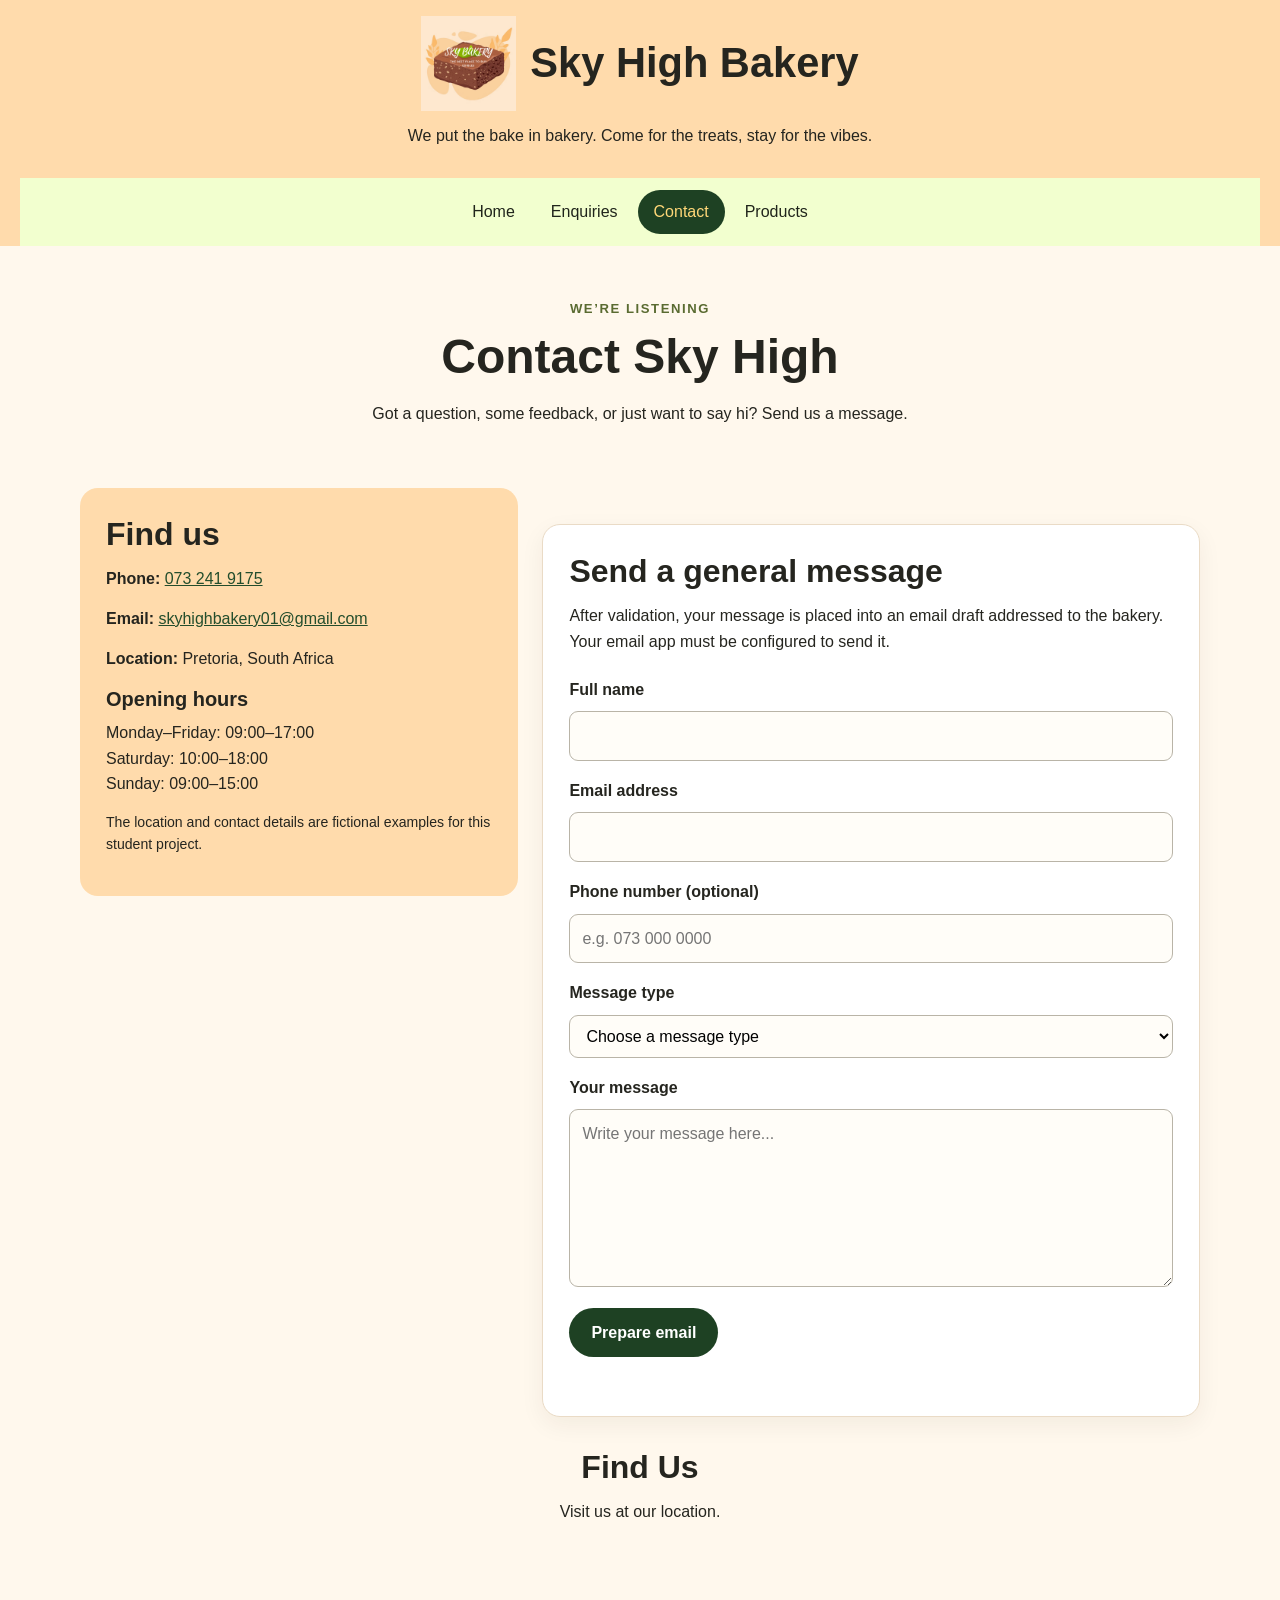
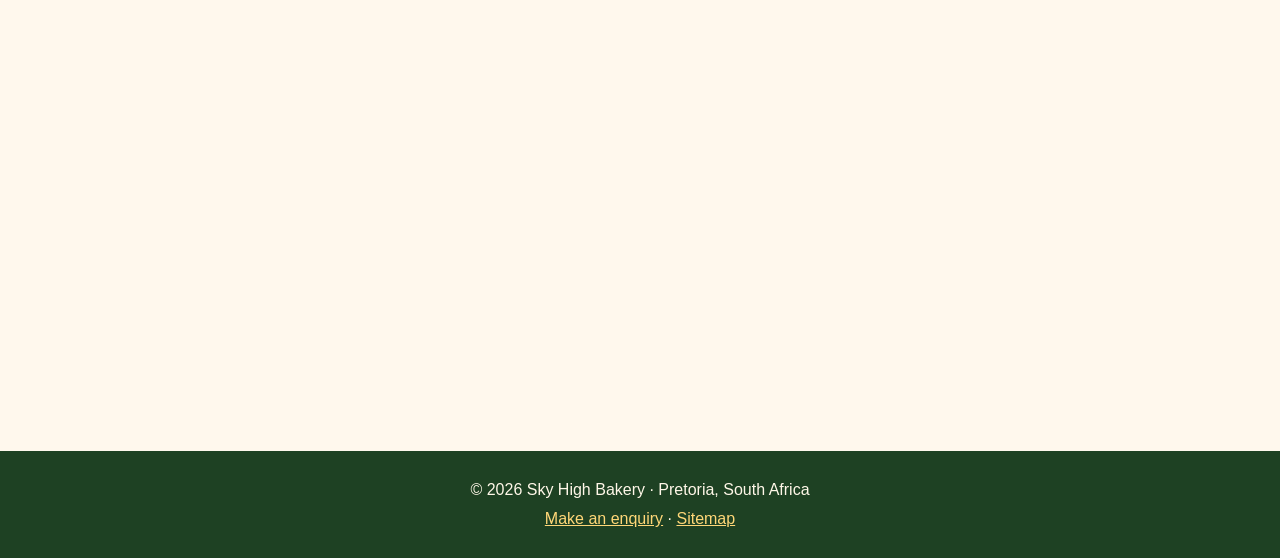
<file: contact.html>
<!DOCTYPE html>
<html lang="en">

<head>
    <meta charset="UTF-8">
    <meta name="viewport" content="width=device-width, initial-scale=1.0">
    <meta name="description"
        content="Contact Sky High Bakery in Pretoria with a general message, question or feedback.">
    <meta name="keywords" content="contact Sky High Bakery, Pretoria bakery contact, bakery feedback">
    <meta name="author" content="Sky High Bakery">
    <title>Contact | Sky High Bakery</title>
    <link rel="stylesheet" href="css/myfirststyle.css">
    <script src="js_assets/main.js" defer></script>
</head>

<body>
    <header class="site-header"><a class="brand" href="index.html"><img src="_images/Welcome to (1).png"
                alt="Sky High Bakery logo"><span>Sky High Bakery</span></a>
        <p class="tagline">We put the bake in bakery. Come for the treats, stay for the vibes.</p>
        <nav aria-label="Main navigation">
            <ul>
                <li><a href="index.html">Home</a></li>
                <li><a href="enquires.html">Enquiries</a></li>
                <li><a aria-current="page" href="contact.html">Contact</a></li>
                <li><a href="products.html">Products</a></li>
            </ul>
        </nav>
    </header>
    <main class="section-wrap">
        <section class="page-heading">
            <p class="eyebrow">We’re listening</p>
            <h1>Contact Sky High</h1>
            <p>Got a question, some feedback, or just want to say hi? Send us a message.</p>
        </section>
        <div class="contact-grid">
            <section class="contact-details">
                <h2>Find us</h2>
                <p><strong>Phone:</strong> <a href="tel:+27732419175">073 241 9175</a></p>
                <p><strong>Email:</strong> <a href="mailto:skyhighbakery01@gmail.com">skyhighbakery01@gmail.com</a></p>
                <p><strong>Location:</strong> Pretoria, South Africa</p>
                <h3>Opening hours</h3>
                <p>Monday–Friday: 09:00–17:00<br>Saturday: 10:00–18:00<br>Sunday: 09:00–15:00</p>
                <p class="small-note">The location and contact details are fictional examples for this student project.
                </p>
            </section>
            <section class="form-section">
                <h2>Send a general message</h2>
                <p>After validation, your message is placed into an email draft addressed to the bakery. Your email app
                    must be configured to send it.</p>
                <form id="contactForm" class="site-form" action="mailto:skyhighbakery@gmail.com" method="post"
                    enctype="text/plain">
                    <label for="contactName">Full name</label><input id="contactName" name="name" type="text"
                        minlength="2" maxlength="60" autocomplete="name" required>
                    <label for="contactEmail">Email address</label><input id="contactEmail" name="email" type="email"
                        autocomplete="email" required>
                    <label for="contactPhone">Phone number (optional)</label><input id="contactPhone" name="phone"
                        type="tel" pattern="[+]?[0-9 ()-]{7,20}" autocomplete="tel" placeholder="e.g. 073 000 0000">
                    <label for="messageType">Message type</label><select id="messageType" name="messageType" required>
                        <option value="">Choose a message type</option>
                        <option>General question</option>
                        <option>Feedback</option>
                        <option>Website issue</option>
                        <option>Other</option>
                    </select>
                    <label for="contactMessage">Your message</label><textarea id="contactMessage" name="message"
                        rows="6" minlength="10" maxlength="1000" placeholder="Write your message here..."
                        required></textarea>
                    <button class="button-link" type="submit">Prepare email</button>
                    <p class="form-message" id="contactResponse" aria-live="polite"></p>
                </form>
            </section>
        </div>
        <section class="location">
            <h2>Find Us</h2>
            <p>Visit us at our location.</p>

            <!-- Google Maps -->
            <iframe
                src="https://www.google.com/maps/embed?pb=!1m18!1m12!1m3!1d3593.6845072485585!2d28.18761327518259!3d-25.74794487736044!2m3!1f0!2f0!3f0!3m2!1i1024!2i768!4f13.1!3m3!1m2!1s0x1e9561eb88fde125%3A0xa6b2b426ca41034!2sRosebank%20College%20Pretoria%20Campus!5e0!3m2!1sen!2sza!4v1793617678100!5m2!1sen!2sza"
                width="600" height="450" style="border:0;" allowfullscreen="" loading="lazy"
                referrerpolicy="strict-origin-when-cross-origin">
            </iframe>
        </section>
    </main>
    <footer>
        <p>© <span class="current-year">2026</span> Sky High Bakery · Pretoria, South Africa</p>
        <p><a href="enquires.html">Make an enquiry</a> · <a href="sitemap.xml">Sitemap</a></p>
    </footer>
</body>

</html>
</file>
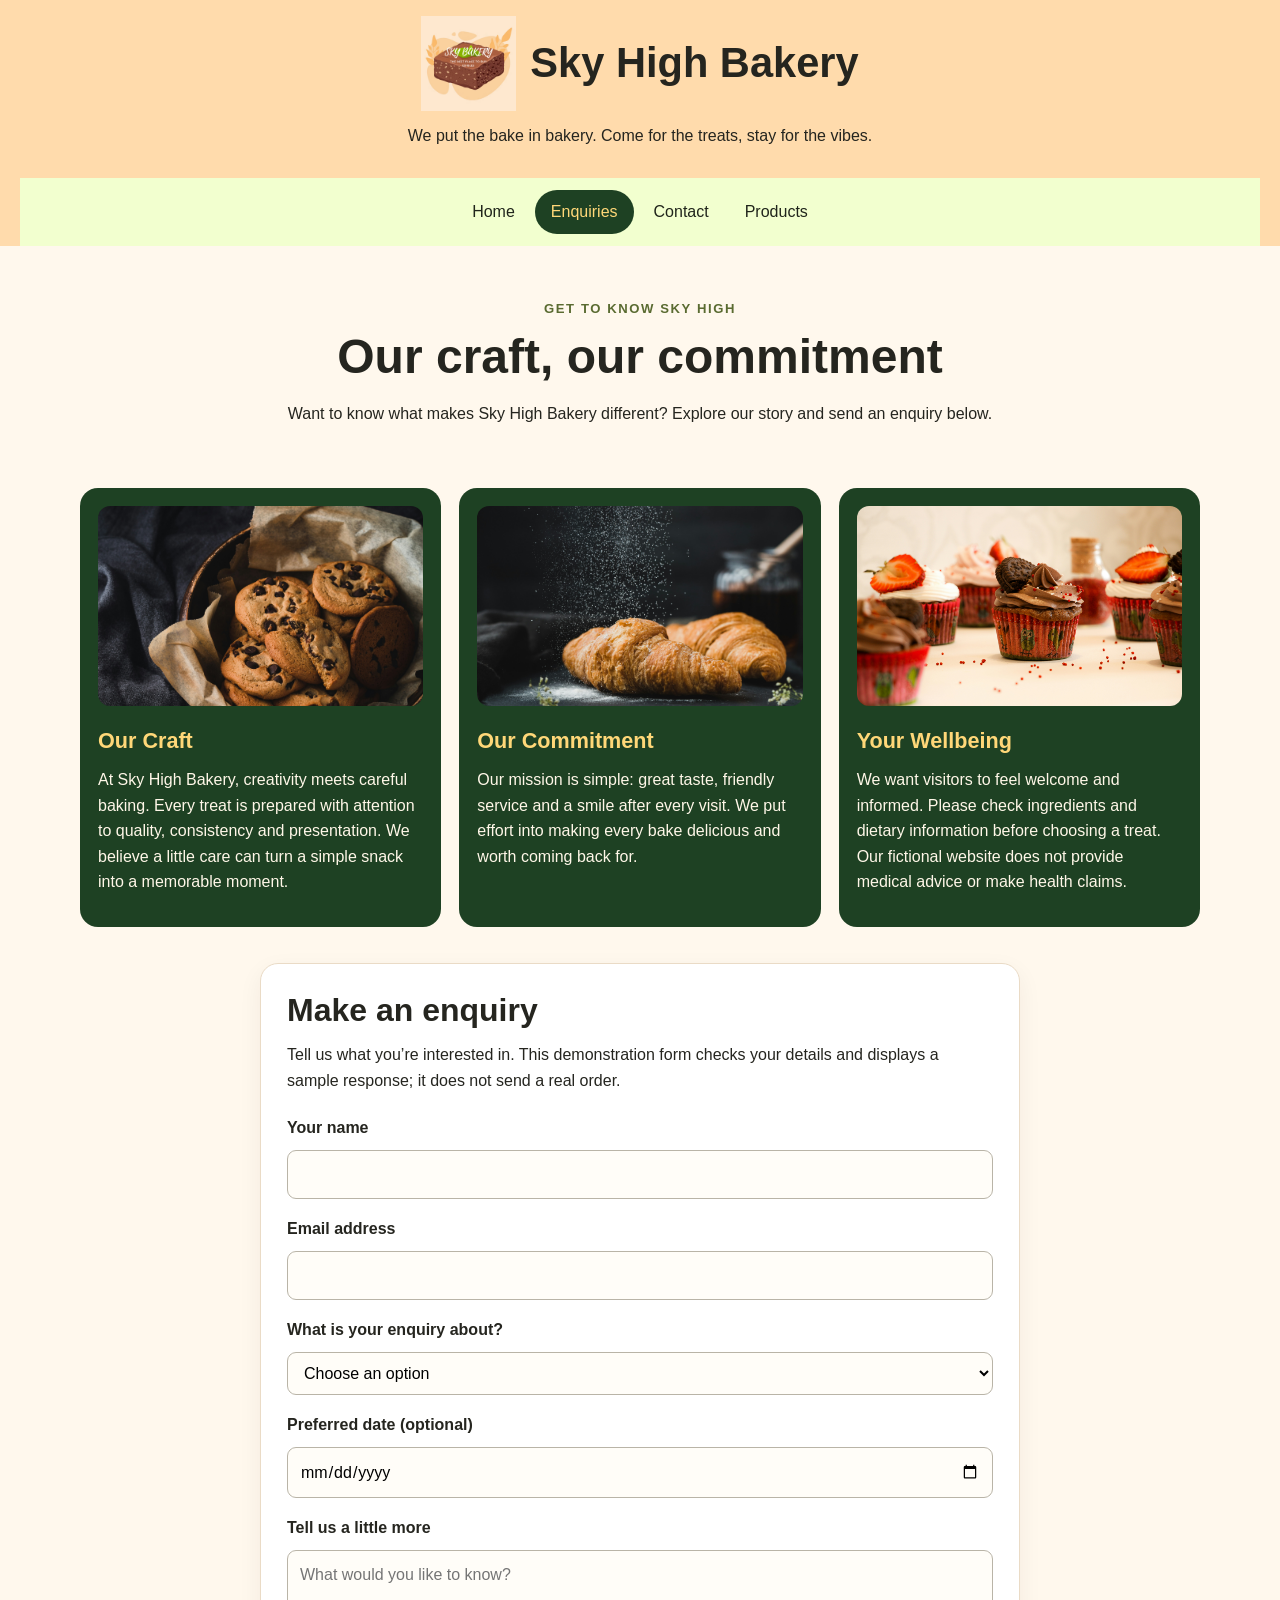
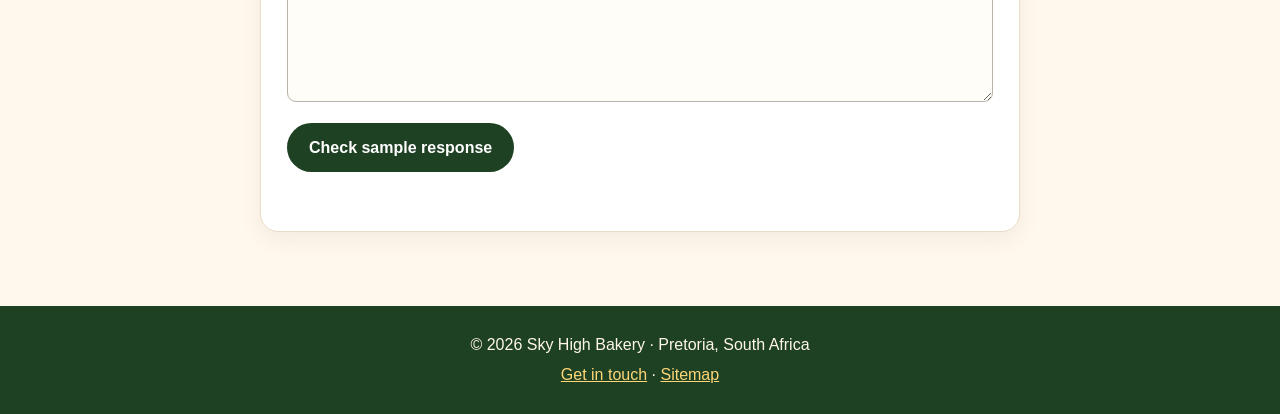
<file: enquires.html>
<!DOCTYPE html>
<html lang="en">
<head>
    <meta charset="UTF-8"><meta name="viewport" content="width=device-width, initial-scale=1.0">
    <meta name="description" content="Learn about Sky High Bakery and send an enquiry about sample bakery services and availability.">
    <meta name="keywords" content="Sky High Bakery, bakery enquiry, Pretoria bakery, baked treats">
    <meta name="author" content="Sky High Bakery"><title>Enquiries | Sky High Bakery</title>
    <link rel="stylesheet" href="css/myfirststyle.css"><script src="js_assets/main.js" defer></script>
</head>
<body>
<header class="site-header"><a class="brand" href="index.html"><img src="_images/Welcome to (1).png" alt="Sky High Bakery logo"><span>Sky High Bakery</span></a>
<p class="tagline">We put the bake in bakery. Come for the treats, stay for the vibes.</p>
<nav aria-label="Main navigation"><ul><li><a href="index.html">Home</a></li><li><a aria-current="page" href="enquires.html">Enquiries</a></li><li><a href="contact.html">Contact</a></li><li><a href="products.html">Products</a></li></ul></nav></header>
<main class="section-wrap">
    <section class="page-heading"><p class="eyebrow">Get to know Sky High</p><h1>Our craft, our commitment</h1><p>Want to know what makes Sky High Bakery different? Explore our story and send an enquiry below.</p></section>
    <section class="container story-cards">
        <article class="story-card"><img src="_images/cookies.jpg" alt="Cookies displayed at a bakery"><h2>Our Craft</h2><p>At Sky High Bakery, creativity meets careful baking. Every treat is prepared with attention to quality, consistency and presentation. We believe a little care can turn a simple snack into a memorable moment.</p></article>
        <article class="story-card"><img src="_images/croissant.jpg" alt="Fresh croissant"><h2>Our Commitment</h2><p>Our mission is simple: great taste, friendly service and a smile after every visit. We put effort into making every bake delicious and worth coming back for.</p></article>
        <article class="story-card"><img src="_images/cupcakes.jpg" alt="Decorated cupcakes"><h2>Your Wellbeing</h2><p>We want visitors to feel welcome and informed. Please check ingredients and dietary information before choosing a treat. Our fictional website does not provide medical advice or make health claims.</p></article>
    </section>
    <section class="form-section" aria-labelledby="enquiry-title"><h2 id="enquiry-title">Make an enquiry</h2><p>Tell us what you’re interested in. This demonstration form checks your details and displays a sample response; it does not send a real order.</p>
    <form id="enquiryForm" class="site-form" action="#enquiry-response" method="get">
        <label for="enquiryName">Your name</label><input id="enquiryName" name="name" type="text" minlength="2" maxlength="60" autocomplete="name" required>
        <label for="enquiryEmail">Email address</label><input id="enquiryEmail" name="email" type="email" autocomplete="email" required>
        <label for="enquiryType">What is your enquiry about?</label><select id="enquiryType" name="enquiryType" required><option value="">Choose an option</option><option value="product">Product information</option><option value="event">A bakery event or catering</option><option value="volunteer">Volunteering or sponsorship</option><option value="other">Something else</option></select>
        <label for="enquiryDate">Preferred date (optional)</label><input id="enquiryDate" name="date" type="date">
        <label for="enquiryDetails">Tell us a little more</label><textarea id="enquiryDetails" name="details" rows="5" minlength="10" maxlength="600" placeholder="What would you like to know?" required></textarea>
        <button class="button-link" type="submit">Check sample response</button><p class="form-message" id="enquiryResponse" aria-live="polite"></p>
    </form></section>
</main>
<footer><p>© <span class="current-year">2026</span> Sky High Bakery · Pretoria, South Africa</p><p><a href="contact.html">Get in touch</a> · <a href="sitemap.xml">Sitemap</a></p></footer>
</body></html>
</file>
<file: css/myfirststyle.css>
/* Sky High Bakery styles: structure, typography, colour and responsive layout */
:root {
    --peach: rgb(255, 219, 172);
    --cream: rgb(242, 255, 207);
    --green: rgb(30, 65, 35);
    --gold: rgb(255, 215, 120);
    --text: #25251f;
    --page: #fff8ed;
}

* {
    margin: 0;
    padding: 0;
    box-sizing: border-box;
}

html {
    scroll-behavior: smooth;
}

body {
    background: var(--page);
    color: var(--text);
    font-family: Arial, Helvetica, sans-serif;
    line-height: 1.6;
}

a {
    color: #234d2c;
}

a:focus-visible,
button:focus-visible,
input:focus-visible,
select:focus-visible,
textarea:focus-visible {
    outline: 3px solid #9b5e12;
    outline-offset: 3px;
}

.site-header {
    background: var(--peach);
    text-align: center;
    padding: 16px 20px 0;
}

.brand {
    display: inline-flex;
    align-items: center;
    justify-content: center;
    gap: 14px;
    color: var(--text);
    text-decoration: none;
    font-size: clamp(1.7rem, 4vw, 2.6rem);
    font-weight: 700;
}

.brand img {
    width: 95px;
    max-height: 95px;
    object-fit: contain;
}

.tagline {
    padding: 4px 0 16px;
}

nav ul {
    display: flex;
    justify-content: center;
    flex-wrap: wrap;
    gap: 4px;
    list-style: none;
    background: var(--cream);
    padding: 12px;
}

nav a {
    display: block;
    padding: 9px 16px;
    color: #20251b;
    text-decoration: none;
    border-radius: 24px;
    transition: background-color .2s ease, color .2s ease;
}

nav a:hover,
nav a[aria-current="page"] {
    background: var(--green);
    color: var(--gold);
}

h1,
h2,
h3 {
    line-height: 1.25;
}

h1 {
    font-size: clamp(2rem, 4vw, 3rem);
    margin: 8px 0 14px;
}

h2 {
    font-size: clamp(1.5rem, 3vw, 2rem);
    margin: 0 0 12px;
}

h3 {
    font-size: 1.25rem;
    margin: 16px 0 8px;
}

p {
    margin: 0 0 14px;
}

.hero {
    text-align: center;
    padding: 70px 22px;
    background: linear-gradient(135deg, #ffebcf, #fff8ed);
}

.hero h1 {
    max-width: 850px;
    margin: 0 auto 14px;
}

.hero>p:not(.eyebrow) {
    max-width: 680px;
    margin: 0 auto 24px;
    font-size: 1.1rem;
}

.eyebrow {
    color: #5a6b31;
    text-transform: uppercase;
    letter-spacing: .12em;
    font-size: .82rem;
    font-weight: bold;
    margin-bottom: 8px;
}

.button-link {
    display: inline-block;
    border: 0;
    border-radius: 28px;
    background: var(--green);
    color: white;
    font: inherit;
    font-weight: bold;
    text-decoration: none;
    padding: 12px 22px;
    cursor: pointer;
    transition: transform .2s ease, background-color .2s ease;
}

.button-link:hover {
    background: #426a39;
    transform: translateY(-2px);
}

.section-wrap {
    width: min(1120px, 92%);
    margin: 0 auto;
    padding: 44px 0;
}

.section-intro,
.page-heading {
    max-width: 800px;
    margin: 0 auto 28px;
    text-align: center;
}

.page-heading {
    padding: 8px 0 20px;
}

.container {
    display: grid;
    grid-template-columns: repeat(3, minmax(0, 1fr));
    gap: 18px;
}

.gallery-card {
    position: relative;
    display: block;
    border: 0;
    border-radius: 18px;
    overflow: hidden;
    padding: 0;
    background: var(--green);
    color: white;
    text-align: left;
    cursor: zoom-in;
}

.gallery-card img {
    display: block;
    width: 100%;
    height: 250px;
    object-fit: cover;
    transition: transform .35s ease;
}

.gallery-card:hover img {
    transform: scale(1.05);
}

.gallery-card span {
    display: block;
    padding: 12px 16px;
    color: var(--gold);
    font-size: 1.2rem;
    font-weight: bold;
}

.split-section {
    display: grid;
    grid-template-columns: 1.2fr .8fr;
    gap: 26px;
    align-items: center;
}

.text-link {
    font-weight: bold;
}

.notice {
    padding: 20px;
    background: #f2f7df;
    border-left: 5px solid #718b43;
    border-radius: 12px;
}

.notice p {
    margin: 6px 0 0;
}

.story-cards {
    align-items: stretch;
}

.story-card,
.product-card {
    background: var(--green);
    color: #fff7e8;
    border-radius: 18px;
    padding: 18px;
    overflow: hidden;
}

.story-card img,
.product-card img {
    width: 100%;
    height: 200px;
    object-fit: cover;
    border-radius: 12px;
}

.story-card h2,
.product-card h2 {
    color: var(--gold);
    font-size: 1.35rem;
    margin-top: 14px;
}

.form-section {
    max-width: 760px;
    margin: 36px auto 0;
    padding: 26px;
    background: white;
    border: 1px solid #eadbc6;
    border-radius: 18px;
    box-shadow: 0 8px 24px rgba(55, 40, 20, .06);
}

.site-form {
    display: grid;
    gap: 9px;
}

.site-form label,
.product-tools label {
    font-weight: bold;
    margin-top: 8px;
}

.site-form input,
.site-form select,
.site-form textarea,
.product-tools input,
.product-tools select {
    width: 100%;
    border: 1px solid #b9b4a7;
    border-radius: 9px;
    padding: 11px 12px;
    font: inherit;
    background: #fffdf8;
}

.location {
    text-align: center;
    padding: 30px;
}

.location iframe {
    width: 100%;
    max-width: 600px;
    height: 400px;
    border: 0;
    border-radius: 15px;
}

.site-form textarea {
    resize: vertical;
}

.site-form button {
    justify-self: start;
    margin-top: 12px;
}

.form-message {
    margin-top: 10px;
    color: #254f2c;
    font-weight: bold;
    overflow-wrap: anywhere;
}

.contact-grid {
    display: grid;
    grid-template-columns: .8fr 1.2fr;
    gap: 24px;
    align-items: start;
}

.contact-details {
    background: var(--peach);
    padding: 26px;
    border-radius: 18px;
}

.small-note {
    font-size: .88rem;
}

.map-section {
    margin-top: 38px;
}

.map-section iframe {
    width: 100%;
    height: 320px;
    border: 0;
    border-radius: 14px;
}

.product-tools {
    display: grid;
    grid-template-columns: 1fr 1fr;
    gap: 8px 16px;
    max-width: 720px;
    margin: 0 auto 24px;
}

.product-tools p {
    grid-column: 1 / -1;
    margin-top: 4px;
}

.product-grid {
    display: grid;
    grid-template-columns: repeat(4, minmax(0, 1fr));
    gap: 16px;
}

.product-card img {
    height: 170px;
}

.product-price {
    color: var(--gold);
    font-weight: bold;
    margin-top: 12px;
}

.empty-message {
    text-align: center;
    padding: 24px;
}

.lightbox {
    position: fixed;
    inset: 0;
    z-index: 1000;
    display: none;
    align-items: center;
    justify-content: center;
    flex-direction: column;
    padding: 24px;
    background: rgba(0, 0, 0, .88);
    color: white;
}

.lightbox.is-open {
    display: flex;
}

.lightbox img {
    max-width: min(90vw, 900px);
    max-height: 78vh;
    object-fit: contain;
    border-radius: 10px;
}

.lightbox p {
    margin-top: 12px;
    text-align: center;
}

.lightbox-close {
    position: absolute;
    top: 15px;
    right: 22px;
    border: 0;
    background: transparent;
    color: white;
    font-size: 2.5rem;
    cursor: pointer;
}

footer {
    text-align: center;
    background: var(--green);
    color: #fff7e8;
    padding: 22px;
    margin-top: 30px;
}

footer p {
    margin: 4px;
}

footer a {
    color: var(--gold);
}

@media (max-width: 800px) {

    .container,
    .story-cards {
        grid-template-columns: repeat(2, minmax(0, 1fr));
    }

    .product-grid {
        grid-template-columns: repeat(2, minmax(0, 1fr));
    }

    .contact-grid,
    .split-section {
        grid-template-columns: 1fr;
    }
}

@media (max-width: 520px) {

    .container,
    .story-cards,
    .product-grid {
        grid-template-columns: 1fr;
    }

    .brand {
        flex-direction: column;
        gap: 4px;
    }

    nav ul {
        flex-direction: column;
    }

    nav a {
        width: 100%;
    }

    .hero {
        padding: 48px 16px;
    }

    .form-section {
        padding: 18px;
    }

    .product-tools {
        grid-template-columns: 1fr;
    }

    .product-tools p {
        grid-column: auto;
    }
}

@media (prefers-reduced-motion: reduce) {

    *,
    *::before,
    *::after {
        scroll-behavior: auto !important;
        transition-duration: .01ms !important;
        animation-duration: .01ms !important;
    }
}
</file>
